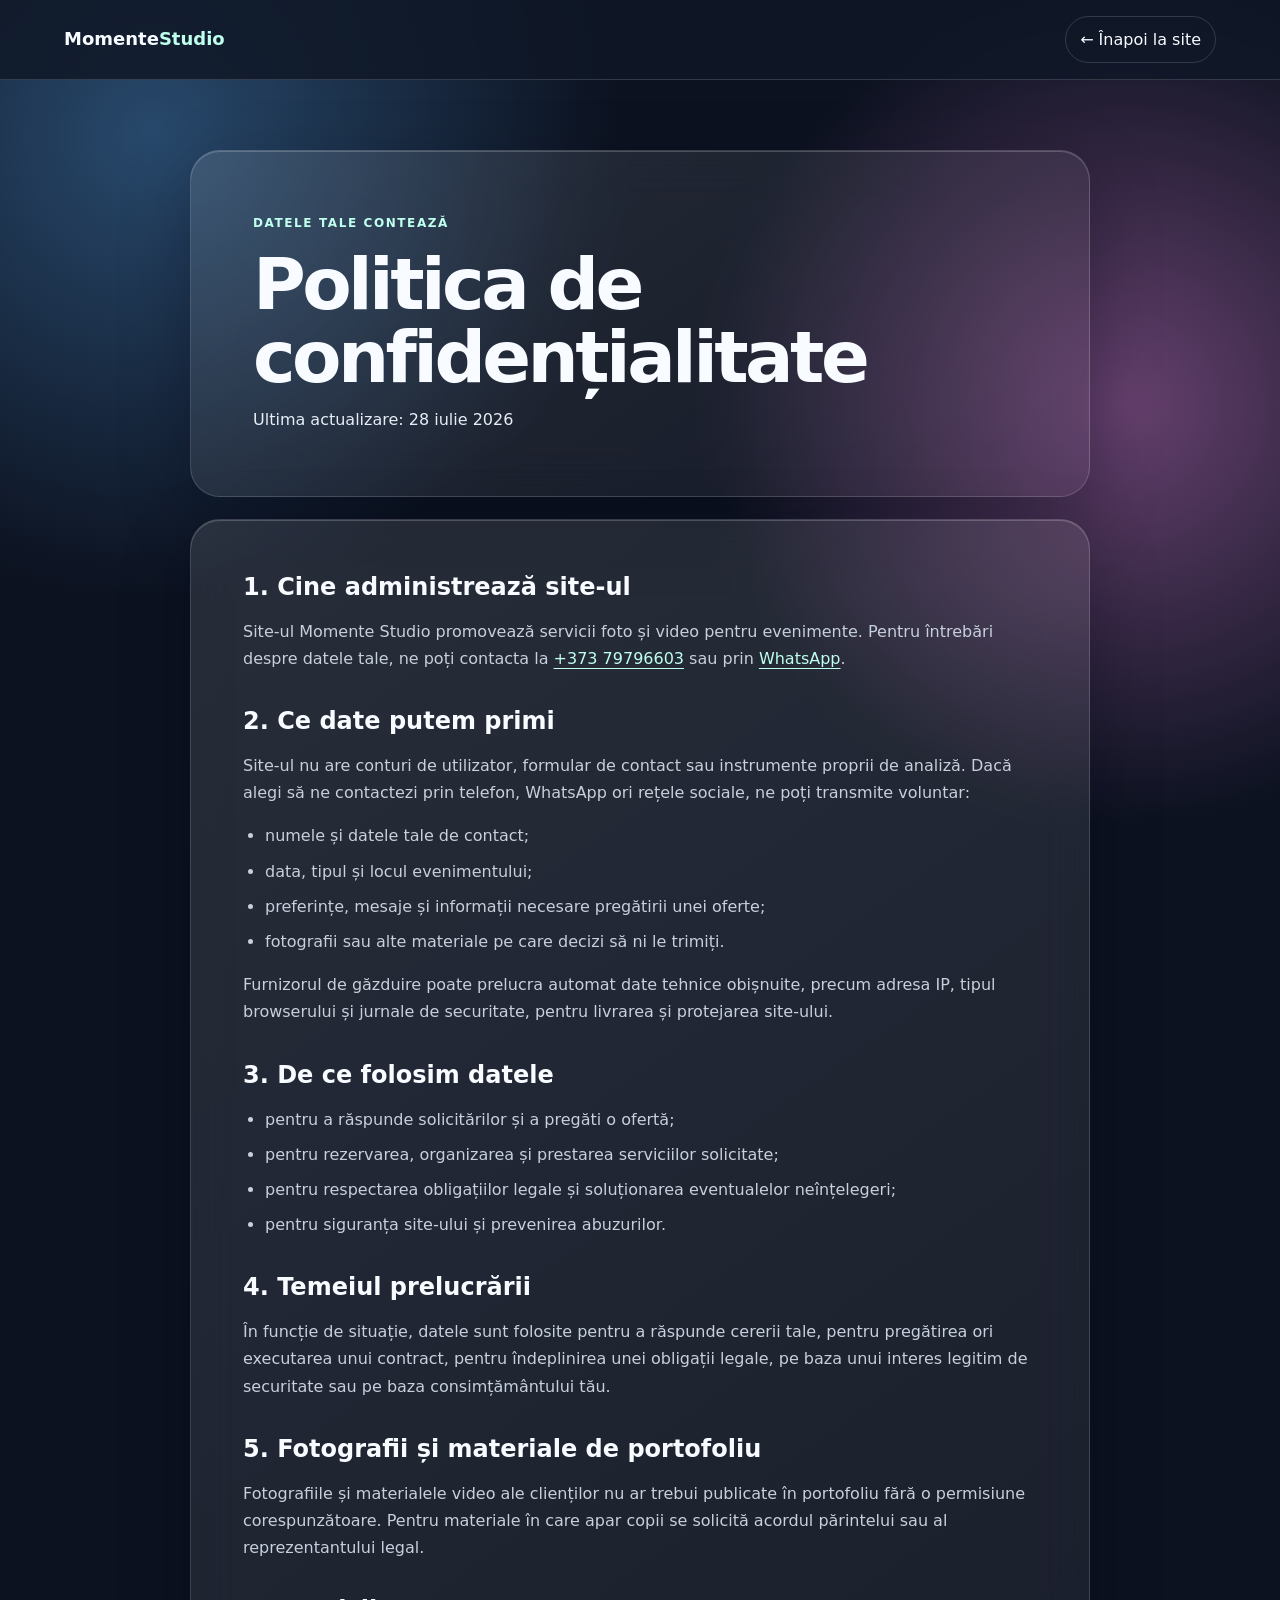
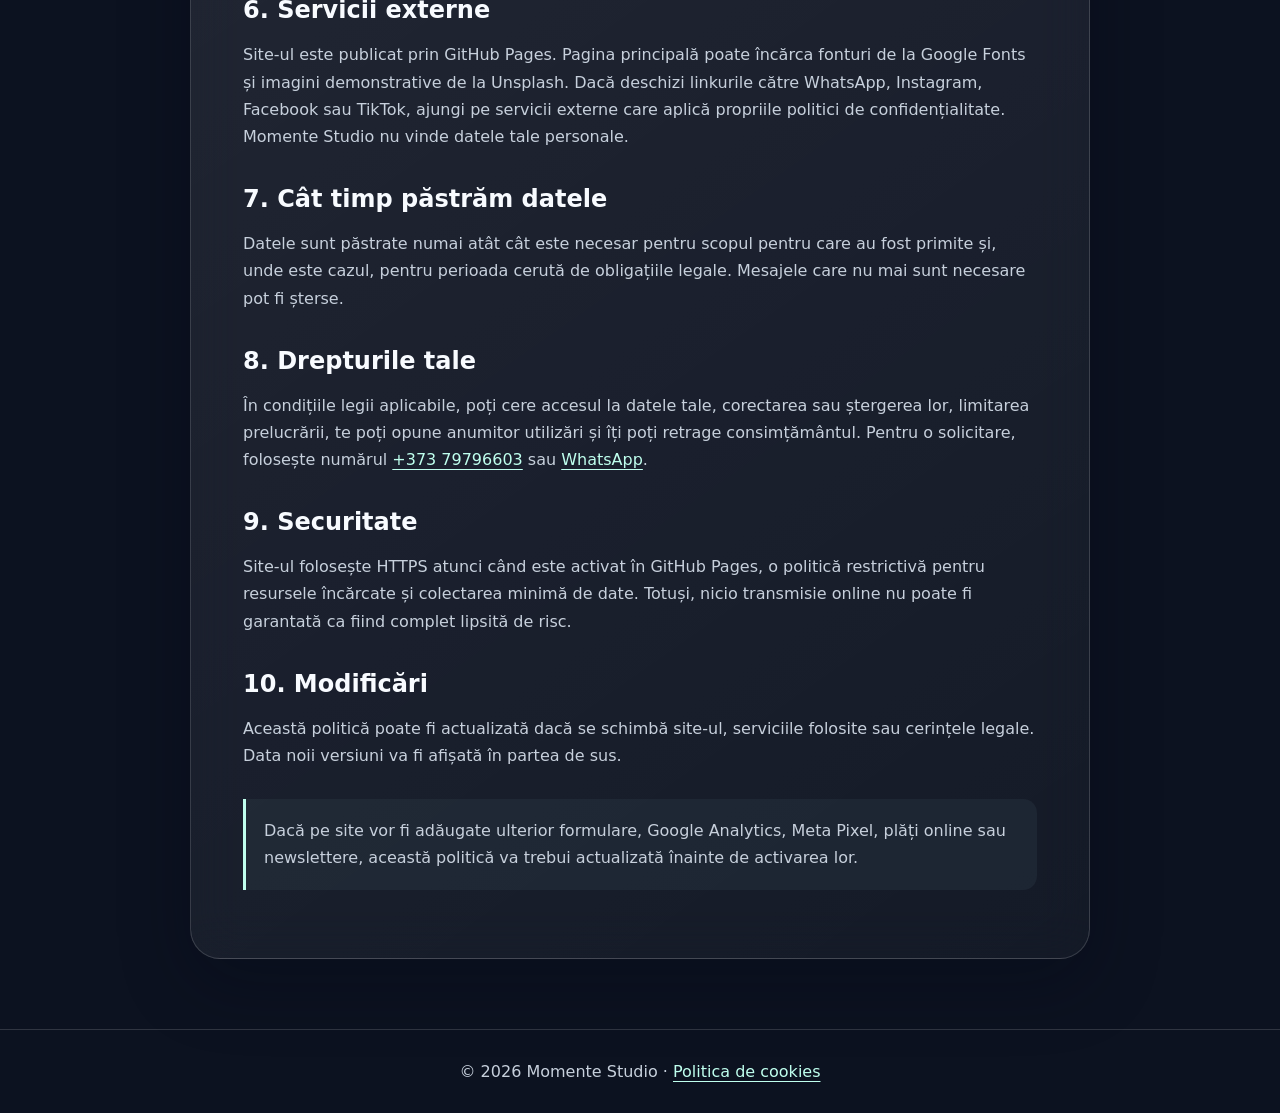
<file: confidentialitate.html>
<!doctype html>
<html lang="ro">
<head>
  <meta charset="utf-8">
  <meta name="viewport" content="width=device-width,initial-scale=1">
  <meta name="description" content="Politica de confidențialitate a site-ului Momente Studio.">
  <meta name="theme-color" content="#0c1220">
  <meta name="referrer" content="strict-origin-when-cross-origin">
  <meta http-equiv="Content-Security-Policy" content="default-src 'self'; base-uri 'self'; object-src 'none'; script-src 'none'; style-src 'self' 'unsafe-inline'; img-src 'self' data:; connect-src 'self'; frame-src 'none'; form-action 'self'; upgrade-insecure-requests">
  <title>Politica de confidențialitate — Momente Studio</title>
  <link rel="icon" type="image/svg+xml" href="data:image/svg+xml,%3Csvg xmlns='http://www.w3.org/2000/svg' viewBox='0 0 64 64'%3E%3Crect width='64' height='64' rx='14' fill='%230c1220'/%3E%3Ccircle cx='32' cy='32' r='27' fill='none' stroke='%23bfffee' stroke-width='3'/%3E%3Cpath d='M17 43V21h7l8 11 8-11h7v22h-7V31L32 42 24 31v12z' fill='%23f8fbff'/%3E%3Ccircle cx='50' cy='14' r='4' fill='%23bfffee'/%3E%3C/svg%3E">
  <style>
    :root{color-scheme:dark;--bg:#0c1220;--card:#ffffff12;--text:#f8fbff;--muted:#c7d0dc;--accent:#bfffee;--line:#ffffff26}
    *{box-sizing:border-box}
    body{margin:0;min-height:100vh;background:radial-gradient(circle at 12% 15%,#28496c 0,transparent 34%),radial-gradient(circle at 88% 45%,#65406d 0,transparent 34%),var(--bg);background-attachment:fixed;color:var(--text);font:16px/1.7 system-ui,-apple-system,BlinkMacSystemFont,"Segoe UI",sans-serif}
    a{color:var(--accent);text-underline-offset:4px}
    header{position:sticky;top:0;z-index:5;display:flex;justify-content:space-between;align-items:center;gap:20px;padding:16px clamp(20px,5vw,72px);background:#101827d9;border-bottom:1px solid var(--line);backdrop-filter:blur(18px)}
    .logo{color:var(--text);font-size:18px;font-weight:750;text-decoration:none}.logo span{color:var(--accent)}
    .back{display:inline-flex;padding:9px 14px;border:1px solid var(--line);border-radius:999px;color:var(--text);text-decoration:none}.back:hover{border-color:var(--accent);color:var(--accent)}
    main{width:min(900px,calc(100% - 34px));margin:70px auto}
    .hero,.content{border:1px solid var(--line);background:linear-gradient(145deg,#ffffff1d,#ffffff09);box-shadow:0 24px 70px #02081548,inset 0 1px #ffffff32;backdrop-filter:blur(24px);border-radius:30px}
    .hero{padding:clamp(28px,6vw,62px);margin-bottom:22px}.eyebrow{color:var(--accent);font-size:12px;font-weight:750;letter-spacing:1.6px;text-transform:uppercase}
    h1{margin:14px 0 12px;font-size:clamp(38px,7vw,72px);line-height:1.02;letter-spacing:-.05em}h2{margin:34px 0 8px;font-size:24px;line-height:1.25}h2:first-child{margin-top:0}
    p,li{color:var(--muted)}.updated{margin:0;color:#e6edf5}.content{padding:clamp(26px,5vw,52px)}
    ul{padding-left:22px}li+li{margin-top:8px}.notice{margin-top:30px;padding:18px;border-left:3px solid var(--accent);background:#bfffee0c;border-radius:0 14px 14px 0}
    footer{padding:28px 20px;text-align:center;color:var(--muted);border-top:1px solid var(--line)}
    @media(max-width:620px){header{align-items:flex-start;flex-direction:column}.back{font-size:14px}main{margin:36px auto}.hero,.content{border-radius:22px}}
  </style>
</head>
<body>
  <header>
    <a class="logo" href="index.html">Momente<span>Studio</span></a>
    <a class="back" href="index.html">← Înapoi la site</a>
  </header>
  <main>
    <section class="hero">
      <div class="eyebrow">Datele tale contează</div>
      <h1>Politica de confidențialitate</h1>
      <p class="updated">Ultima actualizare: 28 iulie 2026</p>
    </section>

    <article class="content">
      <h2>1. Cine administrează site-ul</h2>
      <p>Site-ul Momente Studio promovează servicii foto și video pentru evenimente. Pentru întrebări despre datele tale, ne poți contacta la <a href="tel:+37379796603">+373 79796603</a> sau prin <a href="https://wa.me/37379796603" rel="noopener noreferrer">WhatsApp</a>.</p>

      <h2>2. Ce date putem primi</h2>
      <p>Site-ul nu are conturi de utilizator, formular de contact sau instrumente proprii de analiză. Dacă alegi să ne contactezi prin telefon, WhatsApp ori rețele sociale, ne poți transmite voluntar:</p>
      <ul>
        <li>numele și datele tale de contact;</li>
        <li>data, tipul și locul evenimentului;</li>
        <li>preferințe, mesaje și informații necesare pregătirii unei oferte;</li>
        <li>fotografii sau alte materiale pe care decizi să ni le trimiți.</li>
      </ul>
      <p>Furnizorul de găzduire poate prelucra automat date tehnice obișnuite, precum adresa IP, tipul browserului și jurnale de securitate, pentru livrarea și protejarea site-ului.</p>

      <h2>3. De ce folosim datele</h2>
      <ul>
        <li>pentru a răspunde solicitărilor și a pregăti o ofertă;</li>
        <li>pentru rezervarea, organizarea și prestarea serviciilor solicitate;</li>
        <li>pentru respectarea obligațiilor legale și soluționarea eventualelor neînțelegeri;</li>
        <li>pentru siguranța site-ului și prevenirea abuzurilor.</li>
      </ul>

      <h2>4. Temeiul prelucrării</h2>
      <p>În funcție de situație, datele sunt folosite pentru a răspunde cererii tale, pentru pregătirea ori executarea unui contract, pentru îndeplinirea unei obligații legale, pe baza unui interes legitim de securitate sau pe baza consimțământului tău.</p>

      <h2>5. Fotografii și materiale de portofoliu</h2>
      <p>Fotografiile și materialele video ale clienților nu ar trebui publicate în portofoliu fără o permisiune corespunzătoare. Pentru materiale în care apar copii se solicită acordul părintelui sau al reprezentantului legal.</p>

      <h2>6. Servicii externe</h2>
      <p>Site-ul este publicat prin GitHub Pages. Pagina principală poate încărca fonturi de la Google Fonts și imagini demonstrative de la Unsplash. Dacă deschizi linkurile către WhatsApp, Instagram, Facebook sau TikTok, ajungi pe servicii externe care aplică propriile politici de confidențialitate. Momente Studio nu vinde datele tale personale.</p>

      <h2>7. Cât timp păstrăm datele</h2>
      <p>Datele sunt păstrate numai atât cât este necesar pentru scopul pentru care au fost primite și, unde este cazul, pentru perioada cerută de obligațiile legale. Mesajele care nu mai sunt necesare pot fi șterse.</p>

      <h2>8. Drepturile tale</h2>
      <p>În condițiile legii aplicabile, poți cere accesul la datele tale, corectarea sau ștergerea lor, limitarea prelucrării, te poți opune anumitor utilizări și îți poți retrage consimțământul. Pentru o solicitare, folosește numărul <a href="tel:+37379796603">+373 79796603</a> sau <a href="https://wa.me/37379796603" rel="noopener noreferrer">WhatsApp</a>.</p>

      <h2>9. Securitate</h2>
      <p>Site-ul folosește HTTPS atunci când este activat în GitHub Pages, o politică restrictivă pentru resursele încărcate și colectarea minimă de date. Totuși, nicio transmisie online nu poate fi garantată ca fiind complet lipsită de risc.</p>

      <h2>10. Modificări</h2>
      <p>Această politică poate fi actualizată dacă se schimbă site-ul, serviciile folosite sau cerințele legale. Data noii versiuni va fi afișată în partea de sus.</p>

      <p class="notice">Dacă pe site vor fi adăugate ulterior formulare, Google Analytics, Meta Pixel, plăți online sau newslettere, această politică va trebui actualizată înainte de activarea lor.</p>
    </article>
  </main>
  <footer>© 2026 Momente Studio · <a href="cookies.html">Politica de cookies</a></footer>
</body>
</html>
</file>
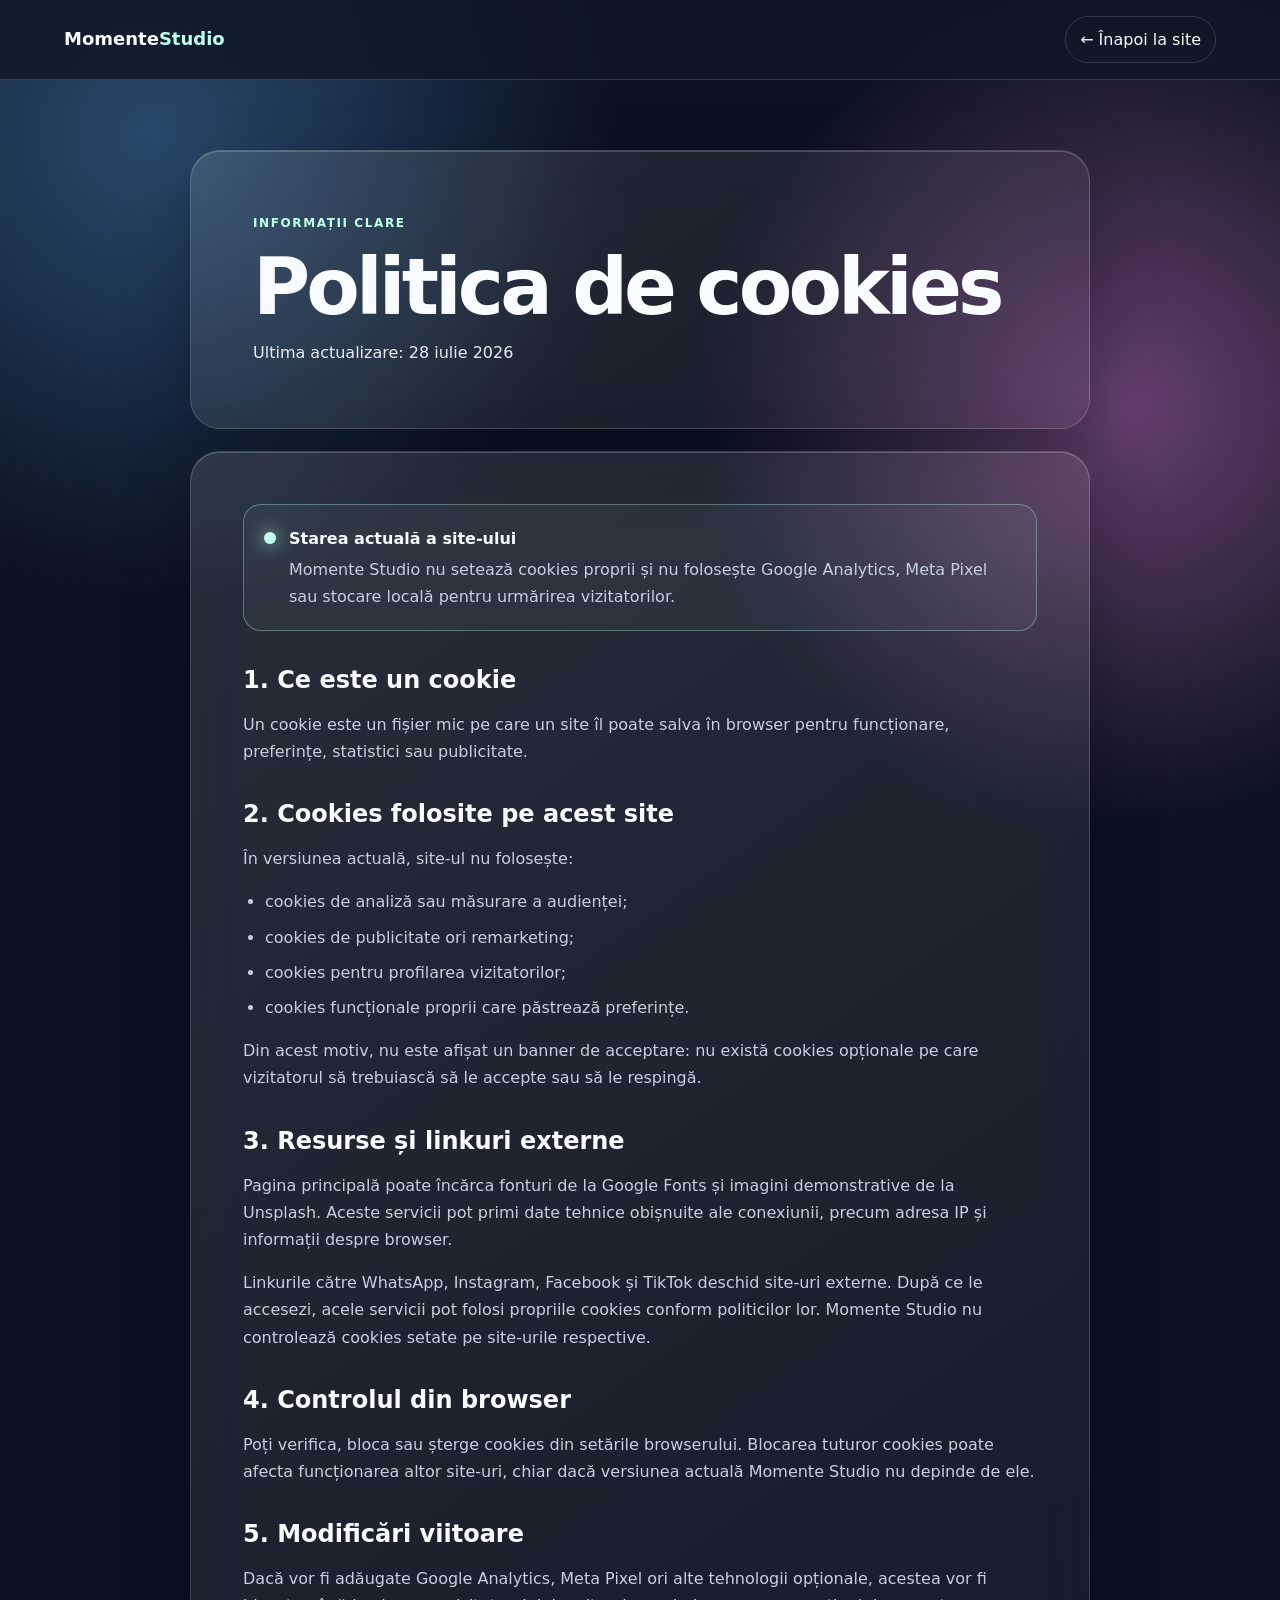
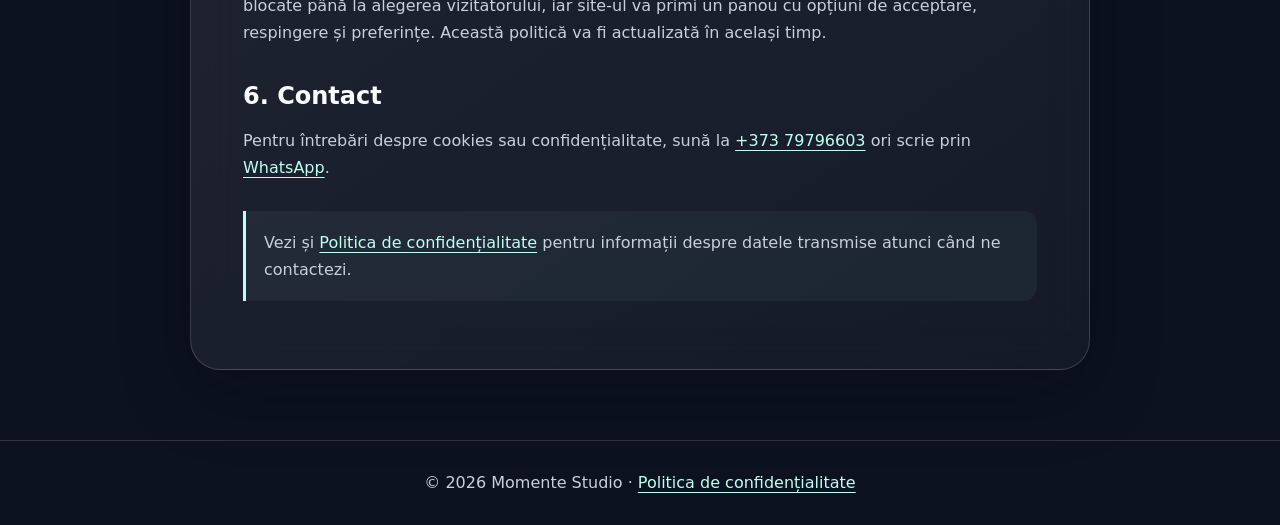
<file: cookies.html>
<!doctype html>
<html lang="ro">
<head>
  <meta charset="utf-8">
  <meta name="viewport" content="width=device-width,initial-scale=1">
  <meta name="description" content="Politica de cookies a site-ului Momente Studio.">
  <meta name="theme-color" content="#0c1220">
  <meta name="referrer" content="strict-origin-when-cross-origin">
  <meta http-equiv="Content-Security-Policy" content="default-src 'self'; base-uri 'self'; object-src 'none'; script-src 'none'; style-src 'self' 'unsafe-inline'; img-src 'self' data:; connect-src 'self'; frame-src 'none'; form-action 'self'; upgrade-insecure-requests">
  <title>Politica de cookies — Momente Studio</title>
  <link rel="icon" type="image/svg+xml" href="data:image/svg+xml,%3Csvg xmlns='http://www.w3.org/2000/svg' viewBox='0 0 64 64'%3E%3Crect width='64' height='64' rx='14' fill='%230c1220'/%3E%3Ccircle cx='32' cy='32' r='27' fill='none' stroke='%23bfffee' stroke-width='3'/%3E%3Cpath d='M17 43V21h7l8 11 8-11h7v22h-7V31L32 42 24 31v12z' fill='%23f8fbff'/%3E%3Ccircle cx='50' cy='14' r='4' fill='%23bfffee'/%3E%3C/svg%3E">
  <style>
    :root{color-scheme:dark;--bg:#0c1220;--text:#f8fbff;--muted:#c7d0dc;--accent:#bfffee;--line:#ffffff26}
    *{box-sizing:border-box}
    body{margin:0;min-height:100vh;background:radial-gradient(circle at 12% 15%,#28496c 0,transparent 34%),radial-gradient(circle at 88% 45%,#65406d 0,transparent 34%),var(--bg);background-attachment:fixed;color:var(--text);font:16px/1.7 system-ui,-apple-system,BlinkMacSystemFont,"Segoe UI",sans-serif}
    a{color:var(--accent);text-underline-offset:4px}
    header{position:sticky;top:0;z-index:5;display:flex;justify-content:space-between;align-items:center;gap:20px;padding:16px clamp(20px,5vw,72px);background:#101827d9;border-bottom:1px solid var(--line);backdrop-filter:blur(18px)}
    .logo{color:var(--text);font-size:18px;font-weight:750;text-decoration:none}.logo span{color:var(--accent)}
    .back{display:inline-flex;padding:9px 14px;border:1px solid var(--line);border-radius:999px;color:var(--text);text-decoration:none}.back:hover{border-color:var(--accent);color:var(--accent)}
    main{width:min(900px,calc(100% - 34px));margin:70px auto}
    .hero,.content{border:1px solid var(--line);background:linear-gradient(145deg,#ffffff1d,#ffffff09);box-shadow:0 24px 70px #02081548,inset 0 1px #ffffff32;backdrop-filter:blur(24px);border-radius:30px}
    .hero{padding:clamp(28px,6vw,62px);margin-bottom:22px}.eyebrow{color:var(--accent);font-size:12px;font-weight:750;letter-spacing:1.6px;text-transform:uppercase}
    h1{margin:14px 0 12px;font-size:clamp(42px,8vw,78px);line-height:1.02;letter-spacing:-.05em}h2{margin:34px 0 8px;font-size:24px;line-height:1.25}h2:first-child{margin-top:0}
    p,li{color:var(--muted)}.updated{margin:0;color:#e6edf5}.content{padding:clamp(26px,5vw,52px)}
    .status{display:flex;align-items:flex-start;gap:13px;padding:20px;border:1px solid #bfffee55;background:#bfffee0d;border-radius:18px}.dot{flex:none;width:12px;height:12px;margin-top:7px;border-radius:50%;background:var(--accent);box-shadow:0 0 18px var(--accent)}.status strong{display:block;margin-bottom:3px}.status p{margin:0}
    ul{padding-left:22px}li+li{margin-top:8px}.notice{margin-top:30px;padding:18px;border-left:3px solid var(--accent);background:#bfffee0c;border-radius:0 14px 14px 0}
    footer{padding:28px 20px;text-align:center;color:var(--muted);border-top:1px solid var(--line)}
    @media(max-width:620px){header{align-items:flex-start;flex-direction:column}.back{font-size:14px}main{margin:36px auto}.hero,.content{border-radius:22px}}
  </style>
</head>
<body>
  <header>
    <a class="logo" href="index.html">Momente<span>Studio</span></a>
    <a class="back" href="index.html">← Înapoi la site</a>
  </header>
  <main>
    <section class="hero">
      <div class="eyebrow">Informații clare</div>
      <h1>Politica de cookies</h1>
      <p class="updated">Ultima actualizare: 28 iulie 2026</p>
    </section>

    <article class="content">
      <div class="status">
        <span class="dot" aria-hidden="true"></span>
        <div><strong>Starea actuală a site-ului</strong><p>Momente Studio nu setează cookies proprii și nu folosește Google Analytics, Meta Pixel sau stocare locală pentru urmărirea vizitatorilor.</p></div>
      </div>

      <h2>1. Ce este un cookie</h2>
      <p>Un cookie este un fișier mic pe care un site îl poate salva în browser pentru funcționare, preferințe, statistici sau publicitate.</p>

      <h2>2. Cookies folosite pe acest site</h2>
      <p>În versiunea actuală, site-ul nu folosește:</p>
      <ul>
        <li>cookies de analiză sau măsurare a audienței;</li>
        <li>cookies de publicitate ori remarketing;</li>
        <li>cookies pentru profilarea vizitatorilor;</li>
        <li>cookies funcționale proprii care păstrează preferințe.</li>
      </ul>
      <p>Din acest motiv, nu este afișat un banner de acceptare: nu există cookies opționale pe care vizitatorul să trebuiască să le accepte sau să le respingă.</p>

      <h2>3. Resurse și linkuri externe</h2>
      <p>Pagina principală poate încărca fonturi de la Google Fonts și imagini demonstrative de la Unsplash. Aceste servicii pot primi date tehnice obișnuite ale conexiunii, precum adresa IP și informații despre browser.</p>
      <p>Linkurile către WhatsApp, Instagram, Facebook și TikTok deschid site-uri externe. După ce le accesezi, acele servicii pot folosi propriile cookies conform politicilor lor. Momente Studio nu controlează cookies setate pe site-urile respective.</p>

      <h2>4. Controlul din browser</h2>
      <p>Poți verifica, bloca sau șterge cookies din setările browserului. Blocarea tuturor cookies poate afecta funcționarea altor site-uri, chiar dacă versiunea actuală Momente Studio nu depinde de ele.</p>

      <h2>5. Modificări viitoare</h2>
      <p>Dacă vor fi adăugate Google Analytics, Meta Pixel ori alte tehnologii opționale, acestea vor fi blocate până la alegerea vizitatorului, iar site-ul va primi un panou cu opțiuni de acceptare, respingere și preferințe. Această politică va fi actualizată în același timp.</p>

      <h2>6. Contact</h2>
      <p>Pentru întrebări despre cookies sau confidențialitate, sună la <a href="tel:+37379796603">+373 79796603</a> ori scrie prin <a href="https://wa.me/37379796603" rel="noopener noreferrer">WhatsApp</a>.</p>

      <p class="notice">Vezi și <a href="confidentialitate.html">Politica de confidențialitate</a> pentru informații despre datele transmise atunci când ne contactezi.</p>
    </article>
  </main>
  <footer>© 2026 Momente Studio · <a href="confidentialitate.html">Politica de confidențialitate</a></footer>
</body>
</html>
</file>
